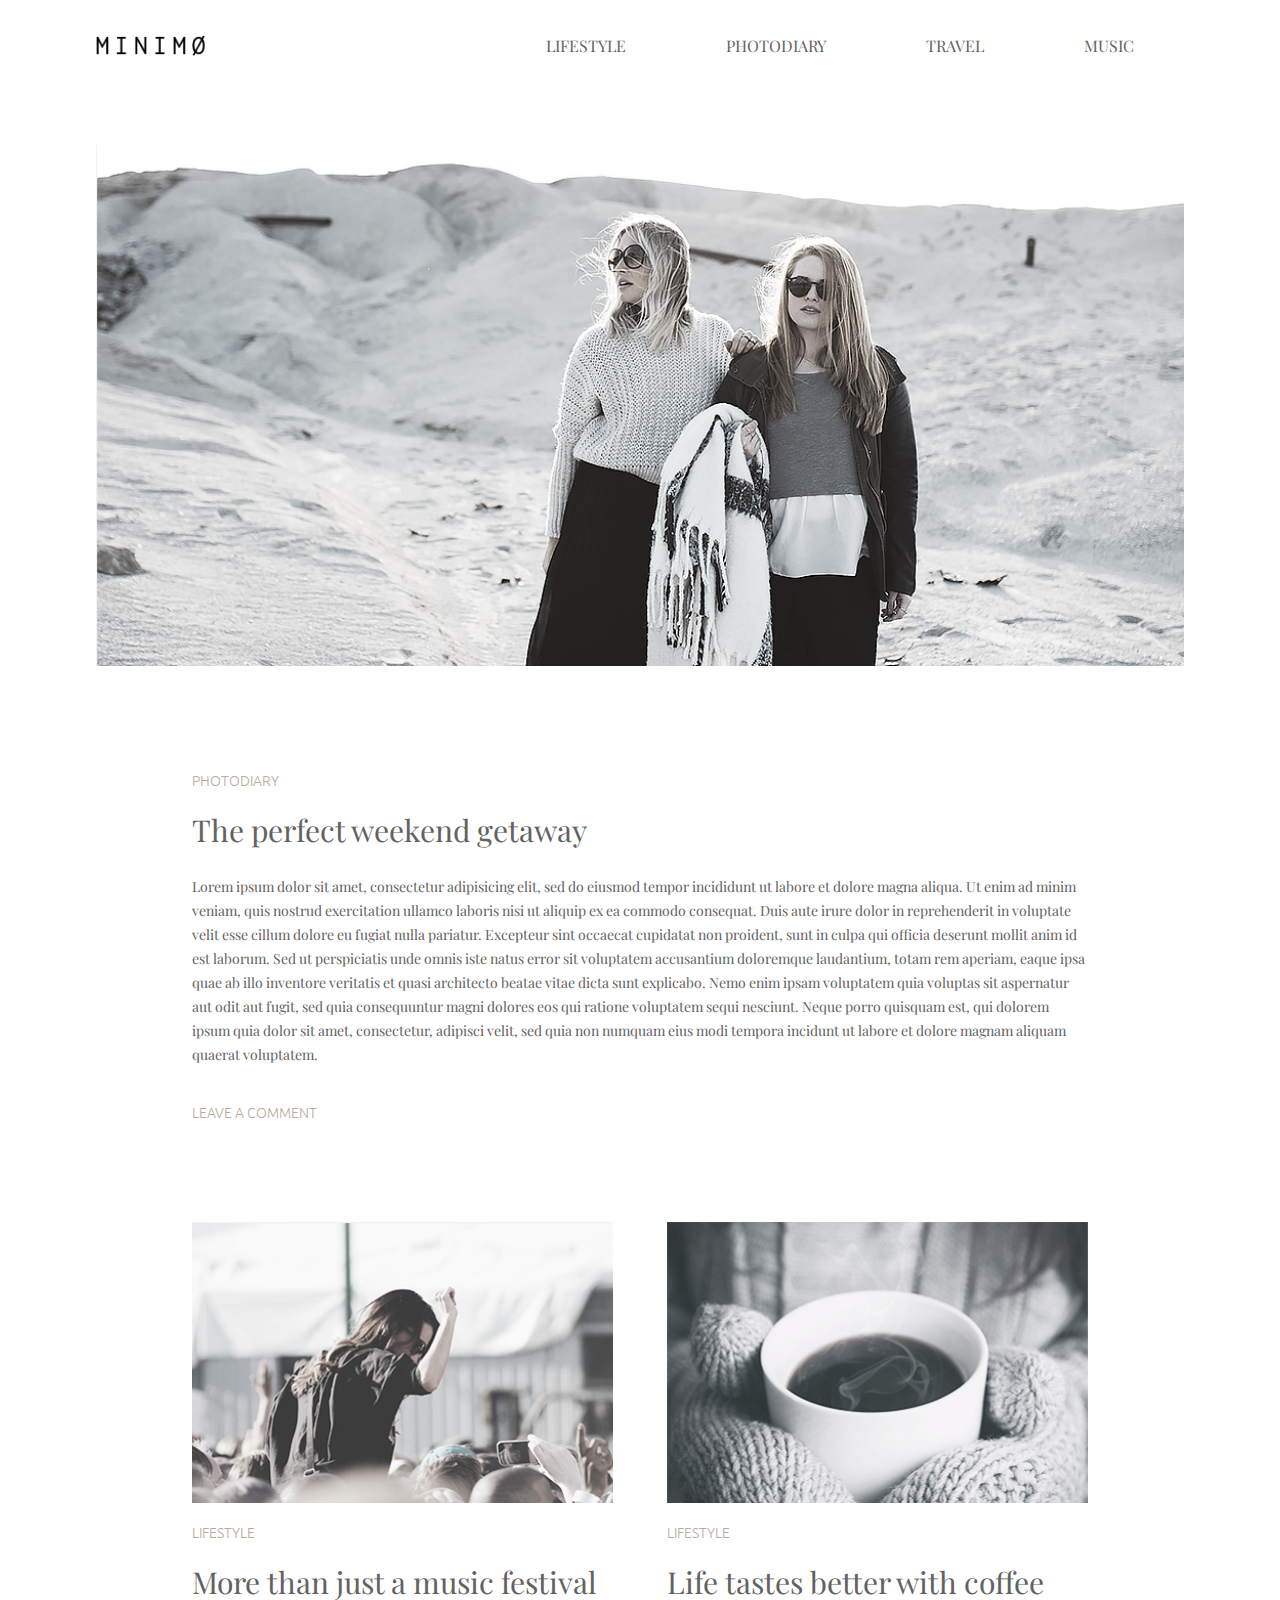
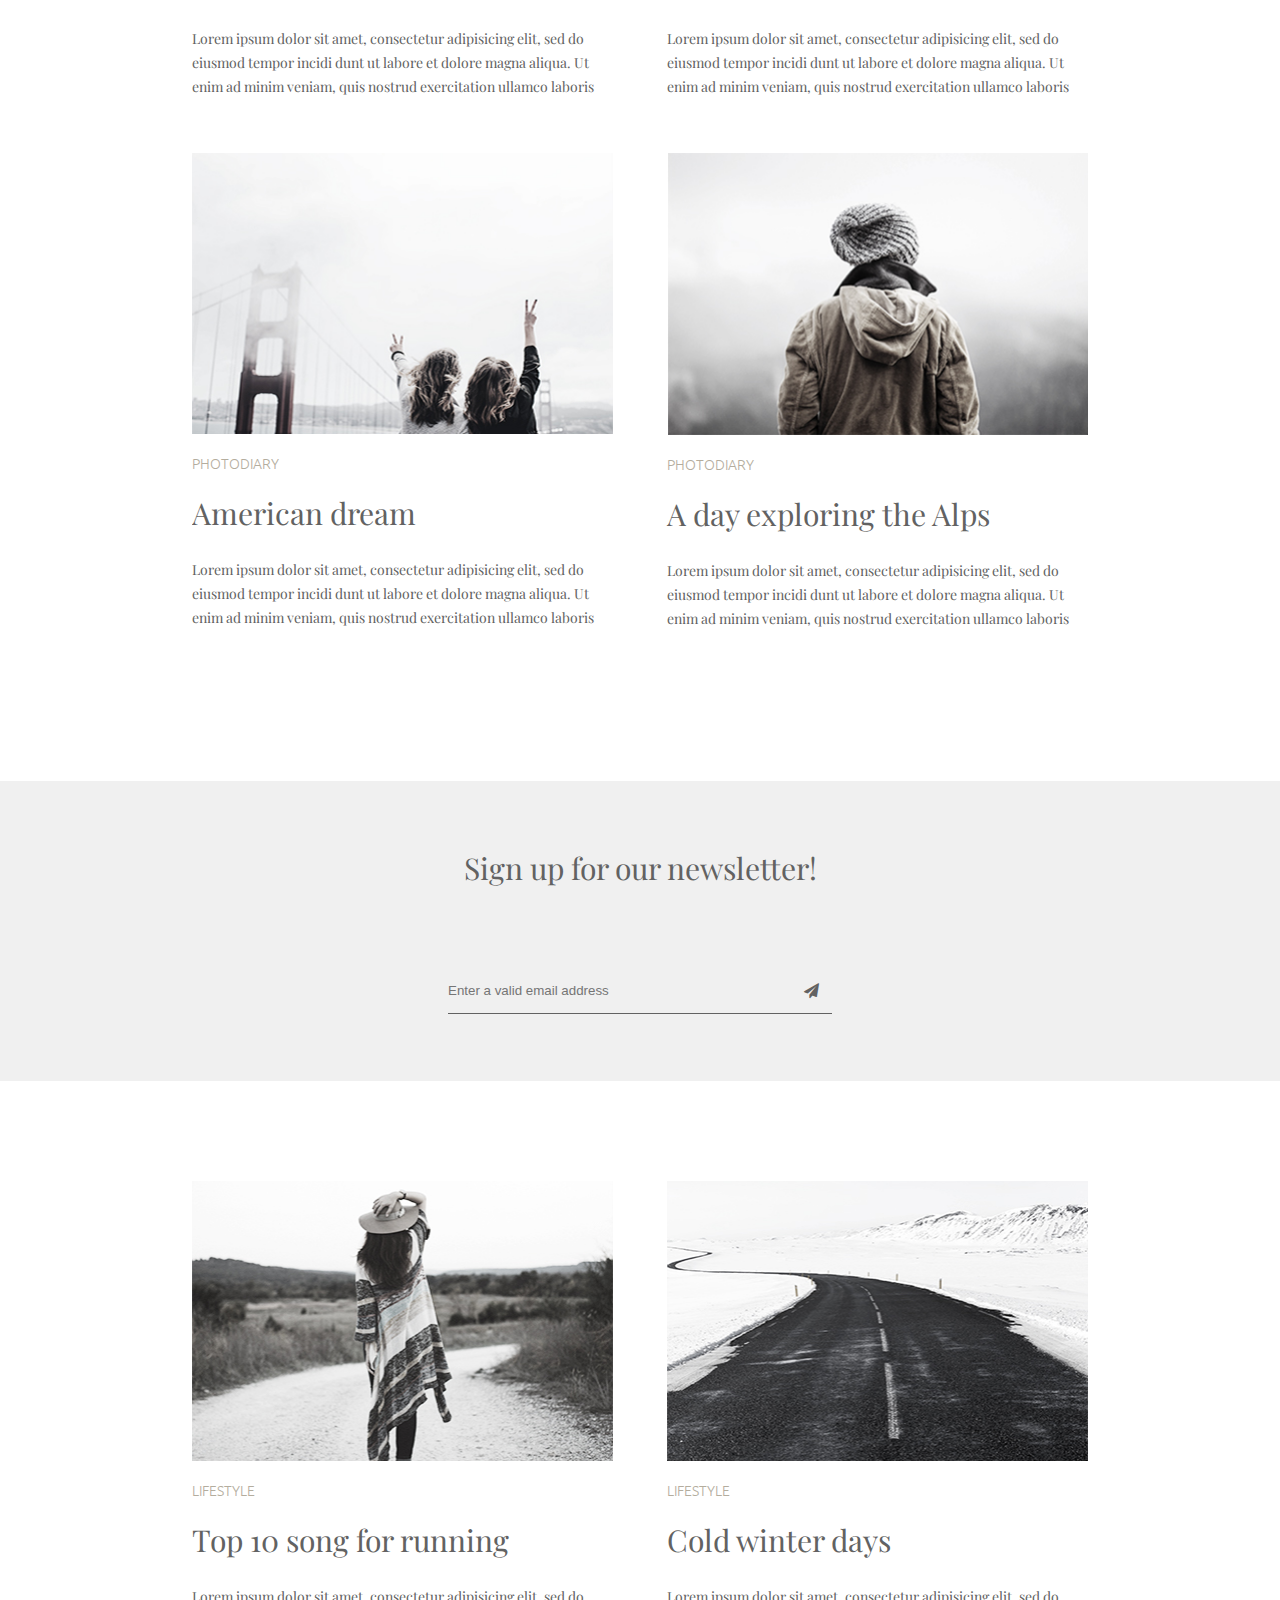
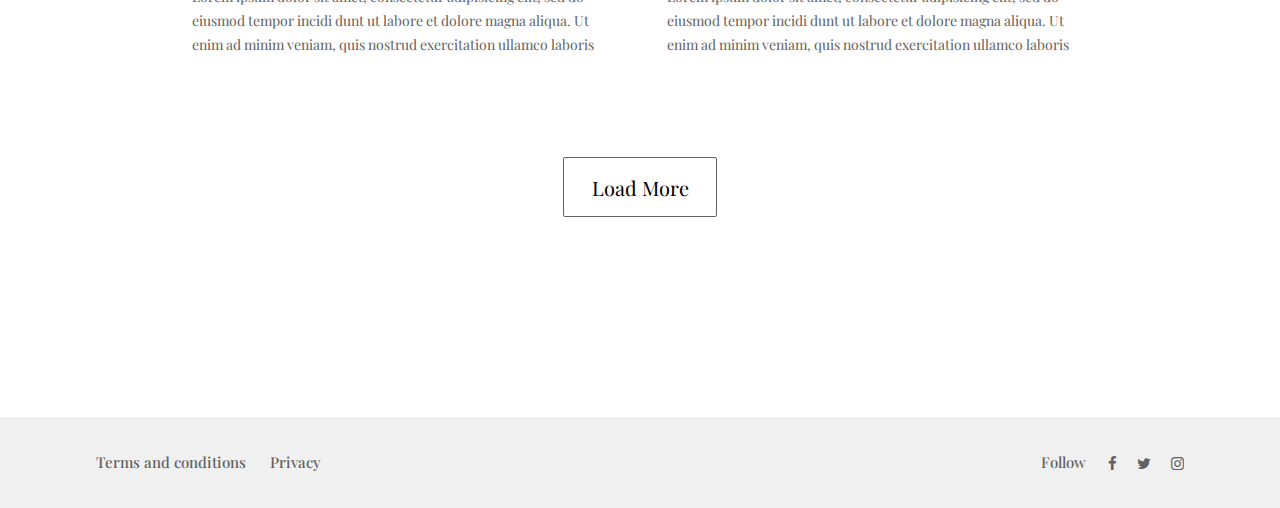
<file: index.html>
<!DOCTYPE html>
<html lang="en">
<head>
    <meta charset="UTF-8">
    <meta http-equiv="X-UA-Compatible" content="IE=edge">
    <meta name="viewport" content="width=device-width, initial-scale=1.0">
    <link rel="stylesheet" href="https://cdnjs.cloudflare.com/ajax/libs/font-awesome/4.7.0/css/font-awesome.min.css"> 
    <title>MINIM0</title>
    <!-- font link -->
    <link rel="preconnect" href="https://fonts.googleapis.com">
    <link rel="preconnect" href="https://fonts.gstatic.com" crossorigin>
    <link href="https://fonts.googleapis.com/css2?family=Playfair+Display:wght@400;500;600;700;900&display=swap" rel="stylesheet">

    <link href="https://fonts.googleapis.com/css2?family=Ubuntu:wght@300&display=swap" rel="stylesheet">

    <link href="https://fonts.googleapis.com/css2?family=Inconsolata&display=swap" rel="stylesheet">
    <!-- font link -->

    <!-- css link -->
    <link rel="stylesheet" href="css/style.css">
</head>
<body>

    <!-- header starts -->
    <header>
        <div class="container1">
            <div class="logo">
                <img src="images/logo.png" alt="minim0">
            </div>
            <nav class="menu">
                <ul>
                    <li><a href="#">lifestyle</a></li>
                    <li><a href="#">photodiary</a></li>
                    <li><a href="#">travel</a></li>
                    <li><a href="#">music</a></li>
                </ul>
            </nav>
        </div>
    </header>
    <!-- header ends -->
    
    <!-- banner section starts -->
    <section class="banner">
        <div class="container1">
            <div class="b-img">
                <img src="images/banner.png">
            </div>
        </section>
    <!-- banner section ends -->

    <!-- perfect starts -->
    <section class="perfect">
        <div class="container2">
            <p class="c_light">photodiary</p>
            <h1 class="c_title">The perfect weekend getaway</h1>
            <p class="c_text c_mb">Lorem ipsum dolor sit amet, consectetur adipisicing elit, sed do eiusmod tempor incididunt ut labore et dolore magna aliqua. Ut enim ad minim veniam, quis nostrud exercitation ullamco laboris nisi ut aliquip ex ea commodo consequat. Duis aute irure dolor in reprehenderit in voluptate velit esse cillum dolore eu fugiat nulla pariatur. Excepteur sint occaecat cupidatat non proident, sunt in culpa qui officia deserunt mollit anim id est laborum. Sed ut perspiciatis unde omnis iste natus error sit voluptatem accusantium doloremque laudantium, totam rem aperiam, eaque ipsa quae ab illo inventore veritatis et quasi architecto beatae vitae dicta sunt explicabo. Nemo enim ipsam voluptatem quia voluptas sit aspernatur aut odit aut fugit, sed quia consequuntur magni dolores eos qui ratione voluptatem sequi nesciunt. Neque porro quisquam est, qui dolorem ipsum quia dolor sit amet, consectetur, adipisci velit, sed quia non numquam eius modi tempora incidunt ut labore et dolore magnam aliquam quaerat voluptatem.</p>
            <p class="c_light">Leave a comment</p>
        </div>
    </section>
    <!-- perfect ends -->

    <!-- blog section starts -->
    <section class="blog">
        <div class="container2">
            <!-- single blog starts -->
            <div class="s_blog">
                <div class="s_img">
                    <img src="images/post-1.jpg" alt="minim0-post-1">
                </div>
                <p class="c_light">Lifestyle</p>
                <h2 class="c_title">More than just a music festival</h2>
                <p class="c_text">Lorem ipsum dolor sit amet, consectetur adipisicing elit, sed do eiusmod tempor incidi dunt ut labore et dolore magna aliqua. Ut enim ad minim veniam, quis nostrud exercitation ullamco laboris</p>
            </div>
            <!-- single blog ends -->

            <!-- single blog starts -->
            <div class="s_blog">
                <div class="s_img">
                    <img src="images/post-2.jpg" alt="minim0-post-2">
                </div>
                <p class="c_light">Lifestyle</p>
                <h2 class="c_title">Life tastes better with coffee</h2>
                <p class="c_text">Lorem ipsum dolor sit amet, consectetur adipisicing elit, sed do eiusmod tempor incidi dunt ut labore et dolore magna aliqua. Ut enim ad minim veniam, quis nostrud exercitation ullamco laboris</p>
            </div>
            <!-- single blog ends -->

            <!-- single blog starts -->
            <div class="s_blog">
                <div class="s_img">
                    <img src="images/post-3.jpg" alt="minim0-post-3">
                </div>
                <p class="c_light">photodiary</p>
                <h2 class="c_title">American dream</h2>
                <p class="c_text">Lorem ipsum dolor sit amet, consectetur adipisicing elit, sed do eiusmod tempor incidi dunt ut labore et dolore magna aliqua. Ut enim ad minim veniam, quis nostrud exercitation ullamco laboris</p>
            </div>
            <!-- single blog ends -->

            <!-- single blog starts -->
            <div class="s_blog">
                <div class="s_img">
                    <img src="images/post-4.jpg" alt="minim0-post-4">
                </div>
                <p class="c_light">photodiary</p>
                <h2 class="c_title">A day exploring the Alps</h2>
                <p class="c_text">Lorem ipsum dolor sit amet, consectetur adipisicing elit, sed do eiusmod tempor incidi dunt ut labore et dolore magna aliqua. Ut enim ad minim veniam, quis nostrud exercitation ullamco laboris</p>
            </div>
            <!-- single blog ends -->
        </div>        
    </section>
    <!-- blog section ends -->
    
    <!-- newsletter section starts -->
    <section class="news">
        <div class="news_w">
            <h1 class="c_title c_adj">Sign up for our newsletter!</h1>
            <form>
                <input type="email" placeholder="Enter a valid email address">
                <i class="fa fa-paper-plane"></i>
            </form>
        </div>
    </section>
    <!-- newsletter section ends -->
    
    <!-- blog2 section starts -->
    <section class="blog">
        <div class="container2">
            <!-- single blog starts -->
            <div class="s_blog">
                <div class="s_img">
                    <img src="images/post-5.jpg" alt="minim0-post-6">
                </div>
                <p class="c_light">Lifestyle</p>
                <h2 class="c_title">Top 10 song for running</h2>
                <p class="c_text">Lorem ipsum dolor sit amet, consectetur adipisicing elit, sed do eiusmod tempor incidi dunt ut labore et dolore magna aliqua. Ut enim ad minim veniam, quis nostrud exercitation ullamco laboris</p>
            </div>
            <!-- single blog ends -->

            <!-- single blog starts -->
            <div class="s_blog">
                <div class="s_img">
                    <img src="images/post-6.jpg" alt="minim0-post-6">
                </div>
                <p class="c_light">Lifestyle</p>
                <h2 class="c_title">Cold winter days</h2>
                <p class="c_text">Lorem ipsum dolor sit amet, consectetur adipisicing elit, sed do eiusmod tempor incidi dunt ut labore et dolore magna aliqua. Ut enim ad minim veniam, quis nostrud exercitation ullamco laboris</p>
            </div>
            <!-- single blog ends -->
        </div>
        <div class="load">
            <button type="button">Load More</button>
        </div>
    </section>
    <!-- blog2 section ends -->

    <!-- footer starts -->
    <footer>
        <div class="container1">
            <div class="page">
                <ul>
                    <li><a href="#">Terms and conditions</a></li>
                    <li><a href="#">Privacy</a></li>
                </ul>
            </div>
            <div class="social">
                <ul>
                    <li><span>Follow</span></li>
                    <li><a href="#" class="fa fa-facebook"></a></li>
                    <li><a href="#" class="fa fa-twitter"></a></li>
                    <li><a href="#" class="fa fa-instagram"></a></li>
                </ul>
            </div>
        </div>
    </footer>
    <!-- footer ends -->
</body>
</html>
</file>
<file: css/style.css>
/* common code starts */
* {
    margin: 0;
    padding: 0;
}
body {
    font-family: 'Playfair Display', serif;
    font-size: 16px;
    font-weight: 400;
    color: #626262;
}
/* common code ends */

/*header starts*/
header {
    padding: 35px 0;
    
}
.container1 {
    margin: 0 auto;
    width: 85%;
    /* border: 1px solid red; */
    overflow: hidden;
}
.logo {
    float: left;
    width: 10%;
    /* border: 1px solid blue; */
}
.logo img {
    width: 100%;
}
.menu {
    float: right;
    width: 65%;
    /*border: 1px solid blue;*/
}
.menu ul {
    float: right;
}
.menu ul li {
    float: left;
    list-style: none;
}
.menu ul li a {
    display: block;
    margin: 0 50px;
    color: #626262;
    border-bottom: 1px solid transparent;
    text-decoration: none;
    text-transform: uppercase;
    transition: .33s ease;
}
.menu ul li a:hover {
    border-bottom: 2px solid #626262;
}
.menu ul li:last-child a {
    padding-right: 0;
}
/*header ends*/

/* banner section starts */
.banner {
    padding: 50px 0;
}
/* .b-img {} */
.b-img img {
    width: 100%;
}
/* banner section ends */

/* perfect starts */
.perfect {
    padding: 50px 0;
}
.container2 {
    margin: 0 auto;
    width: 70%;
    /* border: 1px solid blue; */
    overflow: hidden;
}
.c_light {
    font-family: 'Ubuntu', sans-serif;
    font-size: 14px;
    font-weight: 300;
    color: #b4ad9e;
    text-transform: uppercase;
}
.c_title {
    margin: 20px 0 25px 0;
    font-size: 30px;
    font-weight: 400;
}
.c_text {
    font-size: 14px;
    line-height: 24px;
}
.c_mb {
    margin-bottom: 35px;
}
/* perfect ends */

/* blog section starts */
.blog {
    padding: 50px 0 100px;
}

/* single blog starts */
.s_blog {
    margin-right: 6%;
    width: 47%;
    float: left;
    /* border: 1px solid red;
    box-sizing: border-box; */
}
.s_blog:nth-child(2), .s_blog:nth-child(4) {
    margin-right: 0;
}
.s_blog:nth-child(3), .s_blog:nth-child(4) {
    margin-top: 6%;
}
.s_img {
    margin-bottom: 15px;
}
.s_img img {
    width: 100%;
}
/* single blog ends */

/* blog section ends */

/* newsletter section starts */
.news {
    display: flex;
    align-items: center;
    margin: 50px 0;
    min-height: 300px;
    background-color: #f0f0f0;
}
.news_w {
    width: 30%;
    margin: 0 auto;
    overflow: hidden;
    text-align: center;
    /* border: 1px solid red; */
}
.c_adj {
    margin: 0 0 80px;
}
form {
    margin-top: 40px;
    position: relative;
}
form input {
    background-color: transparent;
    padding: 15px 0;
    margin-top: 0;
    width: 100%;
    border: none;
    border-bottom: 1px solid #626262;
}
form input:focus {
    outline: none;
    border-bottom: 1px solid black;
}
form i {
    position: absolute;
    top: 15px;
    left: 90%;
    cursor: pointer;
}
/* newsletter section ends */

/* blog2 section starts */
.load {
    margin: 100px 0;
    text-align: center;
}
.load button {
    width: 12%;
    height: 60px;
    background-color: white;
    border: 1px solid #626262;
    border-radius: 2px;
    font-family: 'Playfair Display';
    font-size: 20px;
    font-weight: 400;
    cursor: pointer;
    transition: .33s ease;
}

.load button:hover {
    background-color: #626262;
    color: white;
}
/* blog2 section ends */

/* footer starts */
footer {
    padding: 35px 0;
    background-color: #f0f0f0;
}
.page {
    float: left;
    width: 30%;
    overflow: hidden;
    /* border: 1px solid red; */
}
/* .page ul {} */
.page ul li {
    float: left;
    list-style: none;
}
.page ul li:first-child a {
    padding-left: 0;
}
.page ul li a, .social ul li span {
    padding: 0 12px;
    display: block;
    text-decoration: none;
    color: #626262;
    font-size: 15px;
    font-weight: 500;
}

.social {
    float: right;
    width: 30%;
    overflow: hidden;
    /* border: 1px solid red; */
}
.social ul {
    float: right;
}
.social ul li {
    float: left;
    list-style: none;
}
.social ul li a {
    text-decoration: none;
}
.fa {
    padding: 0 10px;  
    text-align: center;   
    font-size: 15px;  
    color: #626262;
}
.fa-instagram {
    padding-right: 0;
}
/* footer ends */
</file>
